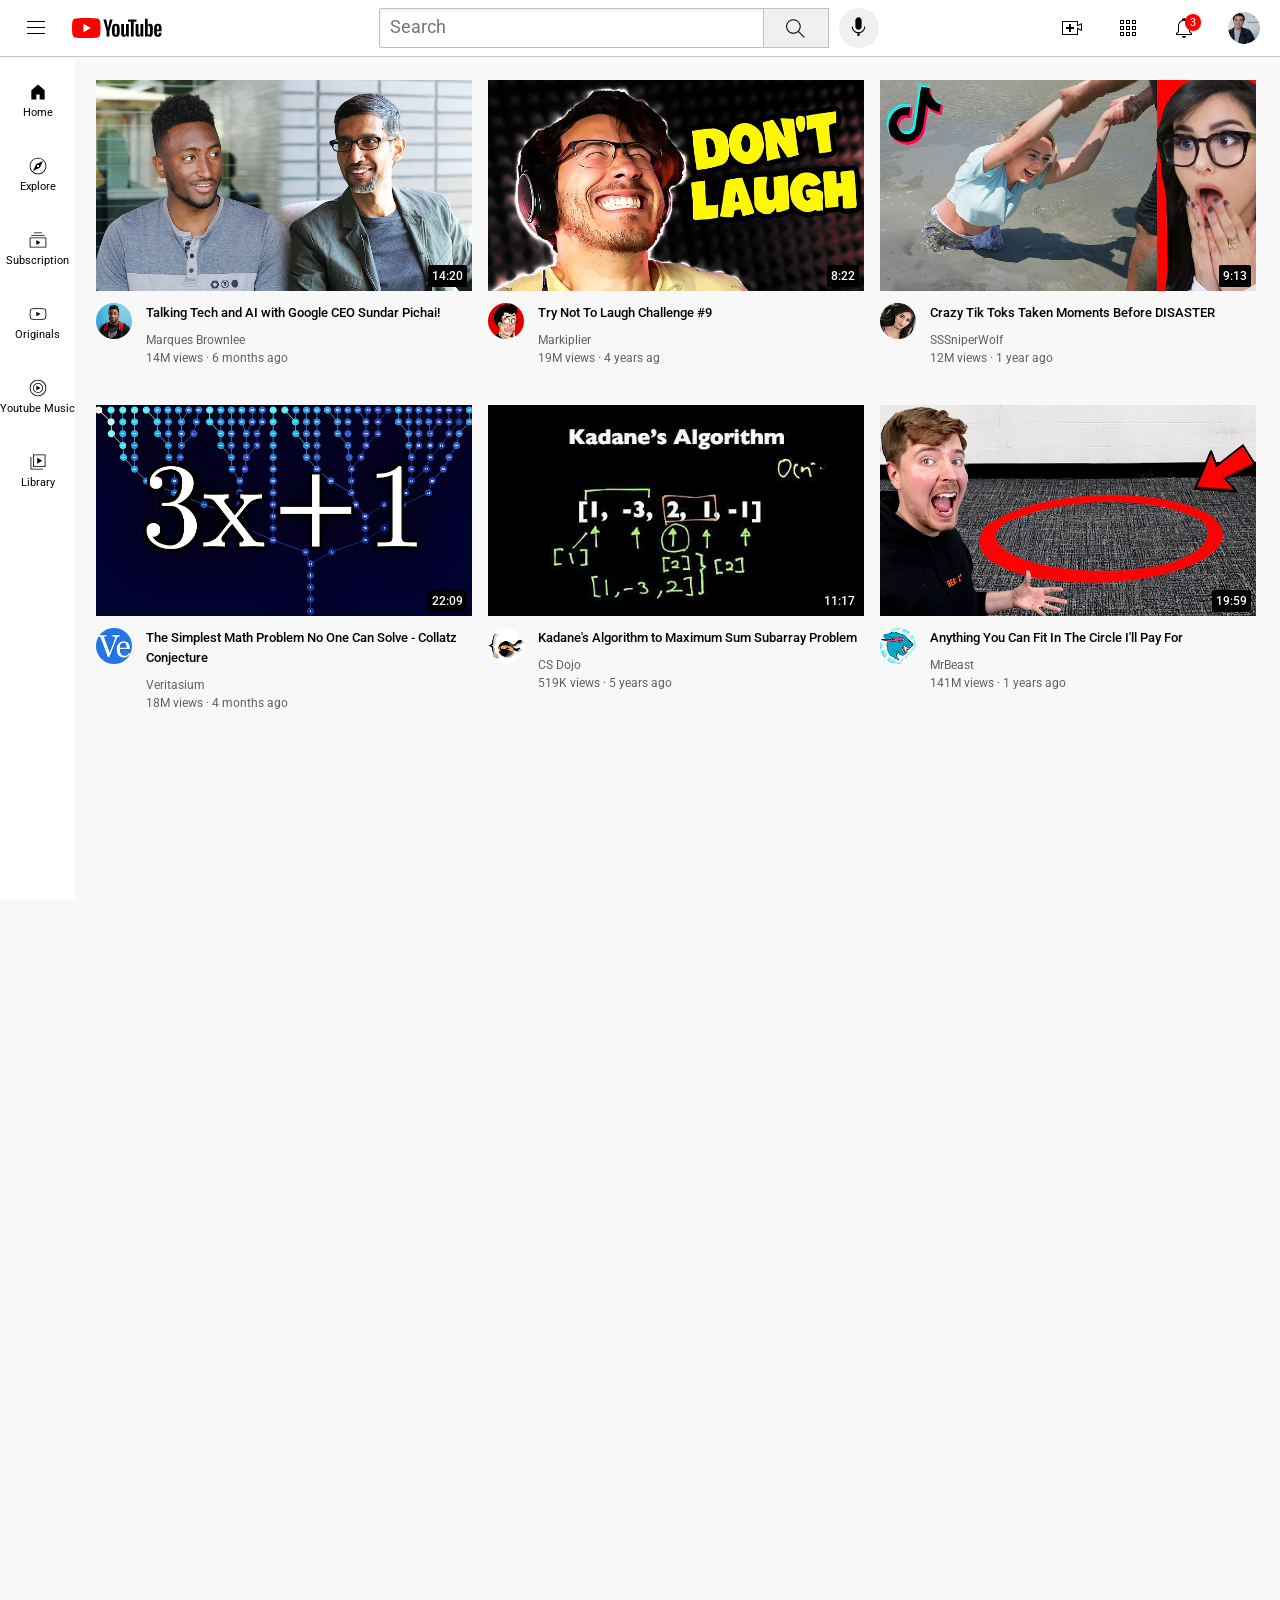
<file: index.html>
<!DOCTYPE html>
<html>

    <head>
        <title>YouTube Clone - Harsha</title>
        <link rel="stylesheet" href="video.css">
        <link rel="stylesheet" href="header.css">
        <link rel="stylesheet" href="general.css">
        <link rel="stylesheet" href="sidebar.css">
        <link rel="preconnect" href="https://fonts.googleapis.com">
        <link rel="preconnect" href="https://fonts.gstatic.com" crossorigin>
        <link href="https://fonts.googleapis.com/css2?family=Roboto:wght@100;300;400;500;700;900&display=swap"
            rel="stylesheet">

    </head>

    <body class="body">
        <header class="header">
            <div class="left-section">
                <img class="hamburger-menu" src="icons/hamburger-menu.svg">
                <img class="youtube-logo" src="icons/youtube-logo.svg" >
            </div>
            <div class="middle-section">
                <input class="search-bar" type="text" placeholder="Search">
                <button class="search-button">
                    <img class="search-icon" src="icons/search.svg">
                    <div class="tooltip">Search</div>
                </button>
                <button class="voice-search-button">
                    <img class="voice-search-icon" src="icons/voice-search-icon.svg">
                    <div class="tooltip">Search with your voice</div>
                </button>
            </div>          
            <div class="right-section">
                <div class="upload-icon-container">
                    <img class="upload-icon" src="icons/upload.svg">
                    <div class="tooltip">Create</div>
                </div>
                <div class="youtube-apps-icon-container">
                    <img class="youtube-apps-icon" src="icons/youtube-apps.svg">
                    <div class="tooltip">Youtube Apps</div>
                </div>
                
                <div class="notification-icon-container">
                    <img class="notifications-icon" src="icons/notifications.svg">
                    <div class="notification-count">3</div>
                    <div class="tooltip">Notifications</div>

                </div>
                <img class="my-channel-icon" src="icons/my-channel.jpeg">
            </div>
        </header>
        
        <nav class="sidebar">
            <div class="sidebar-link">
                <img class="" src="icons/home.svg">
                <div>Home</div>
            </div>
            <div class="sidebar-link">
                <img class="" src="icons/explore.svg">
                <div>Explore</div>
            </div>
            <div class="sidebar-link">
                <img class="" src="icons/subscriptions.svg">
                <div>Subscription</div>
            </div>
            <div class="sidebar-link">
                <img class="" src="icons/originals.svg">
                <div>Originals</div>
            </div>
            <div class="sidebar-link">
                <img class="" src="icons/youtube-music.svg">
                <div>Youtube Music</div>
            </div>
            <div class="sidebar-link">
                <img class="" src="icons/library.svg">
                <div>Library</div>
            </div>
        </nav>

        <main>
            <section class="video-grid">
                <div class="video-preview">
                    <div class="thumbnail-row">
                        <img class="thumbnail" src="images/thumbnail-1.webp">
                        <div class="video-time">14:20</div>
                    </div>
                    <div class="video-info-grid">
                        <div class="channel-picture">
                            <img class="profile-picture" src="profile-pictures/channel-1.jpeg">
                        </div>
                        <div class="video-info">
                            <p class="video-title">
                                Talking Tech and AI with Google CEO
                                Sundar Pichai!
                            </p>
                            <p class="video-author">
                                Marques Brownlee
                            </p>
                            <p class="video-stats">
                                14M views &#183 6 months ago
                            </p>
                        </div>
                    </div>
                </div>

                <div class="video-preview">
                    <div class="thumbnail-row">
                        <img class="thumbnail" src="images/thumbnail-2.webp">
                        <div class="video-time">8:22</div>
                    </div>
                    <div class="video-info-grid">
                        <div class="channel-picture">
                            <img class="profile-picture" src="profile-pictures/channel-2.jpeg">
                        </div>
                        <div class="video-info">
                            <p class="video-title">
                                Try Not To Laugh Challenge #9
                                
                            </p>
                            <p class="video-author">
                                Markiplier
                            </p>
                            <p class="video-stats">
                                19M views · 4 years ag
                            </p>
                        </div>
                    </div>
                </div>
                <div class="video-preview">
                    <div class="thumbnail-row">
                        <img class="thumbnail" src="images/thumbnail-3.webp">
                        <div class="video-time">9:13</div>
                    </div>
                    <div class="video-info-grid">
                        <div class="channel-picture">
                            <img class="profile-picture" src="profile-pictures/channel-3.jpeg">
                        </div>
                        <div class="video-info">
                            <p class="video-title">
                                Crazy Tik Toks Taken Moments Before DISASTER
                            </p>
                            <p class="video-author">
                                SSSniperWolf
                            </p>
                            <p class="video-stats">
                                12M views &#183 1 year ago
                            </p>
                        </div>
                    </div>
                </div>
                <div class="video-preview">
                    <div class="thumbnail-row">
                        <img class="thumbnail" src="images/thumbnail-4.webp">
                        <div class="video-time">22:09</div>
                    </div>
                    <div class="video-info-grid">
                        <div class="channel-picture">
                            <img class="profile-picture" src="profile-pictures/channel-4.jpeg">
                        </div>
                        <div class="video-info">
                            <p class="video-title">
                                The Simplest Math Problem No One Can Solve - Collatz Conjecture
                                
                            </p>
                            <p class="video-author">
                                Veritasium
                            </p>
                            <p class="video-stats">
                                18M views · 4 months ago
                            </p>
                        </div>
                    </div>
                </div>
                <div class="video-preview">
                    <div class="thumbnail-row">
                        <img class="thumbnail" src="images/thumbnail-5.webp">
                        <div class="video-time">11:17</div>
                    </div>
                    <div class="video-info-grid">
                        <div class="channel-picture">
                            <img class="profile-picture" src="profile-pictures/channel-5.jpeg">
                        </div>
                        <div class="video-info">
                            <p class="video-title">
                                Kadane's Algorithm to Maximum Sum Subarray Problem
                            </p>
                            <p class="video-author">
                                CS Dojo
                            </p>
                            <p class="video-stats">
                                519K views &#183 5 years ago
                            </p>
                        </div>
                    </div>
                </div>
                <div class="video-preview">
                    <div class="thumbnail-row">
                        <img class="thumbnail" src="images/thumbnail-6.webp">
                        <div class="video-time">19:59</div>
                    </div>
                    <div class="video-info-grid">
                        <div class="channel-picture">
                            <img class="profile-picture" src="profile-pictures/channel-6.jpeg">
                        </div>
                        <div class="video-info">
                            <p class="video-title">
                                Anything You Can Fit In The Circle I'll Pay For
                                
                            </p>
                            <p class="video-author">
                                MrBeast
                            </p>
                            <p class="video-stats">
                                141M views · 1 years ago
                            </p>
                        </div>
                    </div>
                </div>
            </section>
        </main>
    </body>

</html>
</file>
<file: video.css>
.thumbnail {
    width: 100%;
     
}


.video-grid {
    font-family: Roboto, Arial; 
    display: grid;
    grid-template-columns: 1fr 1fr 1fr;
    column-gap: 16px;
    row-gap: 40px;
    
}

@media (max-width: 750px) {
    .video-grid {
        grid-template-columns: 1fr 1fr;
    }
}
@media (min-width: 751px) and (max-width: 999px){
    video-grid {
        grid-template-columns: 1fr 1fr 1fr 1fr;
    }
}
@media (min-width: 1000px) {
    video-grid {
        grid-template-columns: 1fr 1fr 1fr 1fr;
    }
}
 
.video-info-grid {
    display: grid;
    grid-template-columns: 50px 1fr;
}

.profile-picture {
    width: 36px;
    border-radius: 50px;
    
}
.video-title {
    margin-top: 0px;
    font-size: 13px;
    font-weight: 500;
    line-height: 20px;
    margin-bottom: 10px;
}
.thumbnail-row {
    margin-bottom: 8px;
    position: relative;
}
.video-time {
     position: absolute;
     background-color: black;
     color: white;
     bottom: 8px;
     right: 5px;
     
     font-size: 12px;
     font-weight: 500;
     padding: 4px;
     border-radius: 2px;

}
.video-author,
.video-stats {
    font-size: 12px;
    color: rgb(96,96,96)
}
.video-author {
    margin-bottom: 4px;
    
}
</file>
<file: header.css>
.header {
    height: 56px;
    display: flex;
    justify-content: space-between;
    position: fixed;
    top: 0;
    left: 0;
    right: 0;
    background-color: rgb(255,255,255);
    border-bottom-width: 1px;
    border-bottom-style: solid;
    border-bottom-color: rgb(198, 196, 196);
    z-index: 100;

}
.left-section {
    
    
    display: flex;
    align-items: center;
    flex-shrink: 0; 
}
.hamburger-menu {
    height: 24px;
    margin-left: 24px;
    margin-right: 24px;
}
.youtube-logo {
    height: 20px;
}
.middle-section {
    display: flex;
    align-items: center;
    flex: 1;
    margin-left: 70px;
    max-width: 500px;
}
.search-bar {
    flex: 1;  
    height: 36px;
    padding-left:10px;
    font-size: 16px;
    border-width: 1px;
    border-style: solid;
    border-color: rgb(192,192,192);
    border-radius: 2px;
    box-shadow: inset 1px 2px 3px rgba(0, 0, 0, 0.05);
    width: 0;

    
}
.search-bar::placeholder {
    font-family: "Roboto",Arial;
    font-size:large
}
.search-button {
    height: 40px;
    width: 66px;
    display: flex;
    align-items: center;
    justify-content: center;
    background-color: rgb(240,240,240);
    border-width: 1px;
    border-style: solid; 
    border-color: rgb(192,192,192); 
    margin-left: -1px;
    margin-right: 10px;
    
}
.search-button, .voice-search-button, .upload-icon-container, .youtube-apps-icon-container, .notification-icon-container {
    position: relative;
    display: flex;
    justify-content: center;

    
}
.tooltip {
    font-family: Roboto, Arial;
    background-color: gray;
    position: absolute;
    color: white;
    padding-bottom: 4px;;
    padding-left: 8px;
    padding-right: 8px;
    padding-top: 4px;
    border-radius: 2px;
    font-size: 12px;
    bottom: -30px;
    opacity: 0;
    transition: opacity 0.15s;
    pointer-events: none;
    white-space: nowrap;
     
}
.search-button:hover .tooltip, .voice-search-button:hover .tooltip, .upload-icon-container:hover .tooltip, .youtube-apps-icon-container:hover .tooltip, .notification-icon-container:hover .tooltip {
    opacity: 1; 
}

.search-icon {
    height: 25px;
}
.voice-search-button {
    height: 40px;
    width: 40px;
    border-radius: 20px;
    border: none;
    background-color: rgb(240,240,240);
   
}

.voice-search-icon {
    height: 25px;
    width: 25px;
    padding-top: 5px;
    
}
.right-section {
    
    width: 200px;
    margin-left: 35px;
    display: flex;
    justify-content: space-between;
    align-items: center;
    margin-right: 20px;
    flex-shrink: 0;
}
.upload-icon {
    height: 24px;
}
.youtube-apps-icon {
    height: 24px;
    
} 
.notification-icon-container {
    position: relative;
}
.notifications-icon {
    height: 24px;
}
.notification-count {
    position: absolute;
    top: -2px;
    right: -5px;
    background-color: red;
    color: white;
    font-family: roboto,Arial;
    font-size: 11px; 
    padding-left: 5px;
    padding-right: 5px;
    padding-bottom: 2px;
    padding-top: 2px;
    border-radius: 10px;
}
.my-channel-icon {
    height: 32px;
    border-radius: 16px;
}
</file>
<file: general.css>
p {
    margin-top: 0;
    margin-bottom: 0;
}

.body {
    height: 3000px;
    margin: 0;
    padding-top: 80px;
    padding-left: 96px;
    padding-right: 24px;
    background-color: rgb(248,248,248);
    font-family: Roboto, Arial
}
</file>
<file: sidebar.css>
.sidebar {
    position: fixed;
    left: 0; 
    bottom: 0;
    top: 58px;
    width: 75px;
    background-color: white;
    z-index: 200;
    padding-top: 5px;
    
}
.sidebar-link {
    height: 74px;
    display: flex;
    justify-content: center;
    align-items: center;
    flex-direction: column;
    cursor: pointer;

}
.sidebar-link:hover {
    background-color: rgb(235, 224, 224);
}
.sidebar-link img {
    height: 20px;
    margin-bottom: 4px;
}
.sidebar-link div {
    font-family: roboto,Arial;
    font-size: 11px;

}
</file>
